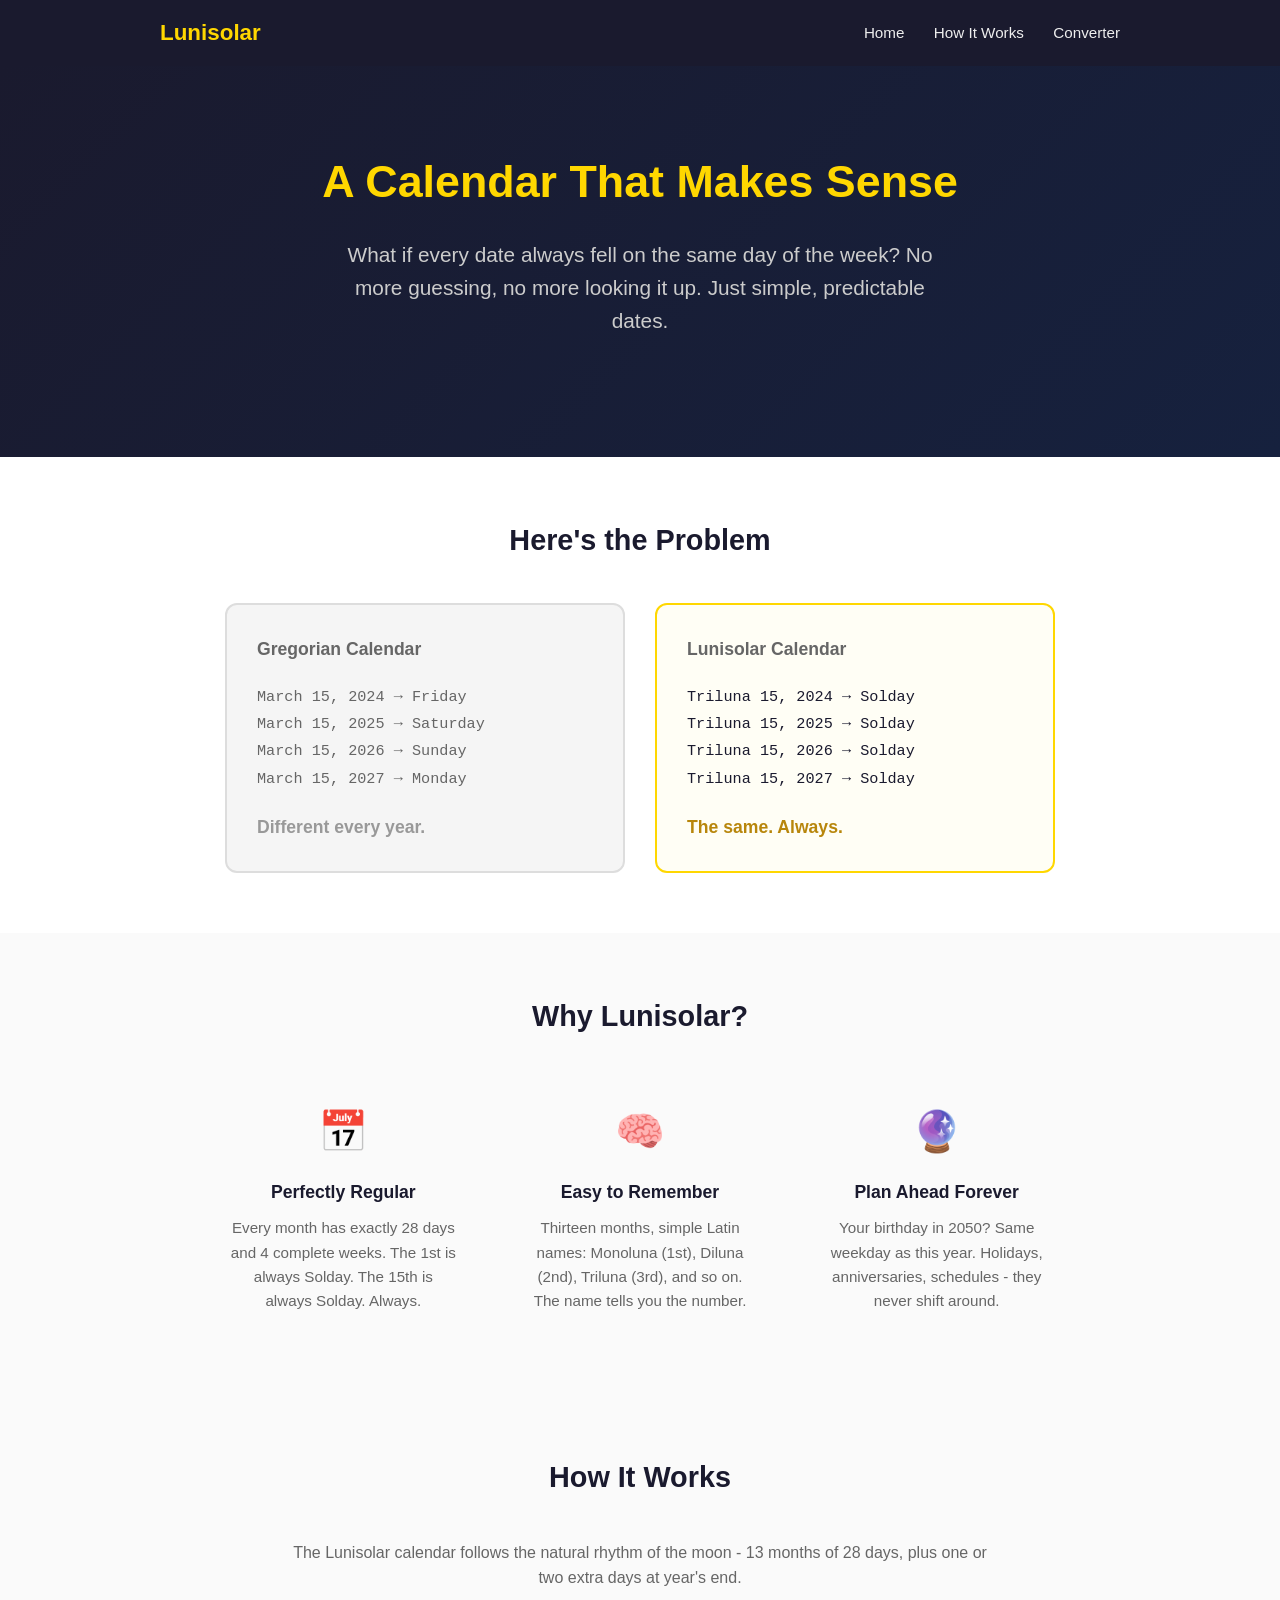
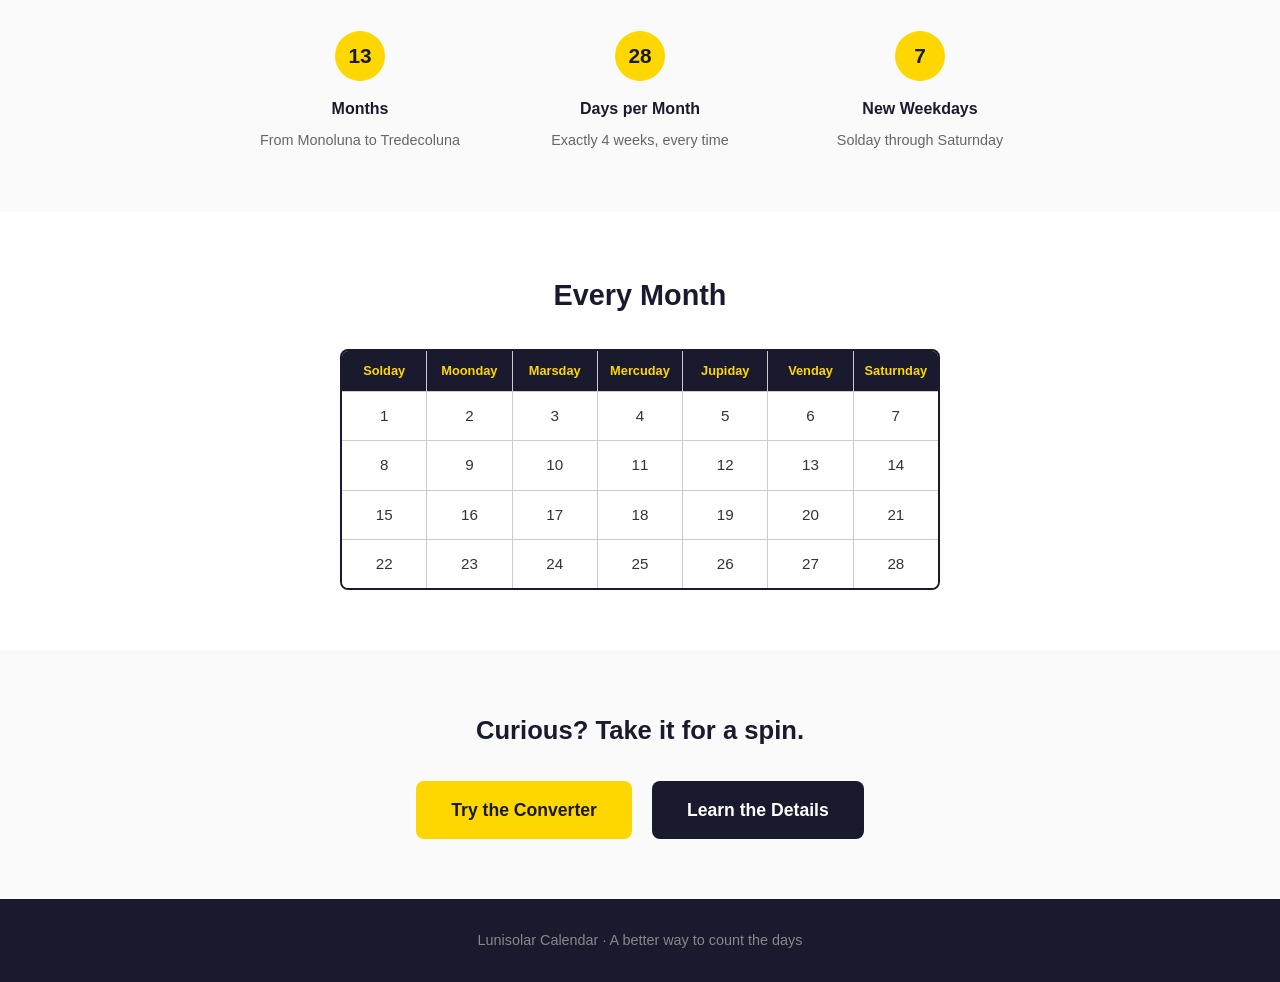
<file: index.html>
<!DOCTYPE html>
<html lang="en">
<head>
    <meta charset="UTF-8">
    <meta name="viewport" content="width=device-width, initial-scale=1.0">
    <title>Lunisolar Calendar - A Perfect 13-Month Calendar</title>
    <link rel="stylesheet" href="common.css">
    <link rel="stylesheet" href="light.css">
</head>
<body>
    <nav>
        <div class="container">
            <div class="logo">Lunisolar</div>
            <div class="links">
                <a href="index.html">Home</a>
                <a href="details.html">How It Works</a>
                <a href="convert.html">Converter</a>
            </div>
        </div>
    </nav>

    <section class="hero">
        <div class="container">
            <h1>A Calendar That Makes Sense</h1>
            <p class="tagline">What if every date always fell on the same day of the week? No more guessing, no more looking it up. Just simple, predictable dates.</p>
        </div>
    </section>

    <section class="aha-section">
        <div class="container">
            <h2>Here's the Problem</h2>
            <div class="comparison">
                <div class="comparison-box gregorian">
                    <h3>Gregorian Calendar</h3>
                    <div class="dates">
                        March 15, 2024 &rarr; Friday<br>
                        March 15, 2025 &rarr; Saturday<br>
                        March 15, 2026 &rarr; Sunday<br>
                        March 15, 2027 &rarr; Monday
                    </div>
                    <div class="punchline">Different every year.</div>
                </div>
                <div class="comparison-box lunisolar">
                    <h3>Lunisolar Calendar</h3>
                    <div class="dates">
                        Triluna 15, 2024 &rarr; Solday<br>
                        Triluna 15, 2025 &rarr; Solday<br>
                        Triluna 15, 2026 &rarr; Solday<br>
                        Triluna 15, 2027 &rarr; Solday
                    </div>
                    <div class="punchline">The same. Always.</div>
                </div>
            </div>
        </div>
    </section>

    <section class="benefits-section">
        <div class="container">
            <h2>Why Lunisolar?</h2>
            <div class="benefits">
                <div class="benefit">
                    <div class="icon">📅</div>
                    <h3>Perfectly Regular</h3>
                    <p>Every month has exactly 28 days and 4 complete weeks. The 1st is always Solday. The 15th is always Solday. Always.</p>
                </div>
                <div class="benefit">
                    <div class="icon">🧠</div>
                    <h3>Easy to Remember</h3>
                    <p>Thirteen months, simple Latin names: Monoluna (1st), Diluna (2nd), Triluna (3rd), and so on. The name tells you the number.</p>
                </div>
                <div class="benefit">
                    <div class="icon">🔮</div>
                    <h3>Plan Ahead Forever</h3>
                    <p>Your birthday in 2050? Same weekday as this year. Holidays, anniversaries, schedules - they never shift around.</p>
                </div>
            </div>
        </div>
    </section>

    <section class="how-section">
        <div class="container">
            <h2>How It Works</h2>
            <p class="intro">The Lunisolar calendar follows the natural rhythm of the moon - 13 months of 28 days, plus one or two extra days at year's end.</p>
            <div class="how-grid">
                <div class="how-item">
                    <div class="number">13</div>
                    <h3>Months</h3>
                    <p>From Monoluna to Tredecoluna</p>
                </div>
                <div class="how-item">
                    <div class="number">28</div>
                    <h3>Days per Month</h3>
                    <p>Exactly 4 weeks, every time</p>
                </div>
                <div class="how-item">
                    <div class="number">7</div>
                    <h3>New Weekdays</h3>
                    <p>Solday through Saturnday</p>
                </div>
            </div>
        </div>
    </section>

    <section class="calendar-section">
        <div class="container">
            <h2>Every Month</h2>
            <div class="calendar-grid">
                <div class="header"><span class="full">Solday</span><span class="abbr">Sol</span></div>
                <div class="header"><span class="full">Moonday</span><span class="abbr">Moo</span></div>
                <div class="header"><span class="full">Marsday</span><span class="abbr">Mar</span></div>
                <div class="header"><span class="full">Mercuday</span><span class="abbr">Mer</span></div>
                <div class="header"><span class="full">Jupiday</span><span class="abbr">Jup</span></div>
                <div class="header"><span class="full">Venday</span><span class="abbr">Ven</span></div>
                <div class="header"><span class="full">Saturnday</span><span class="abbr">Sat</span></div>
                <div class="day">1</div>
                <div class="day">2</div>
                <div class="day">3</div>
                <div class="day">4</div>
                <div class="day">5</div>
                <div class="day">6</div>
                <div class="day">7</div>
                <div class="day">8</div>
                <div class="day">9</div>
                <div class="day">10</div>
                <div class="day">11</div>
                <div class="day">12</div>
                <div class="day">13</div>
                <div class="day">14</div>
                <div class="day">15</div>
                <div class="day">16</div>
                <div class="day">17</div>
                <div class="day">18</div>
                <div class="day">19</div>
                <div class="day">20</div>
                <div class="day">21</div>
                <div class="day">22</div>
                <div class="day">23</div>
                <div class="day">24</div>
                <div class="day">25</div>
                <div class="day">26</div>
                <div class="day">27</div>
                <div class="day">28</div>
            </div>
        </div>
    </section>

    <section class="cta-section">
        <div class="container">
            <h2>Curious? Take it for a spin.</h2>
            <div class="cta-buttons">
                <a href="convert.html" class="btn btn-primary">Try the Converter</a>
                <a href="details.html" class="btn btn-secondary">Learn the Details</a>
            </div>
        </div>
    </section>

    <footer>
        <div class="container">
            <p>Lunisolar Calendar &middot; A better way to count the days</p>
        </div>
    </footer>
</body>
</html>
</file>
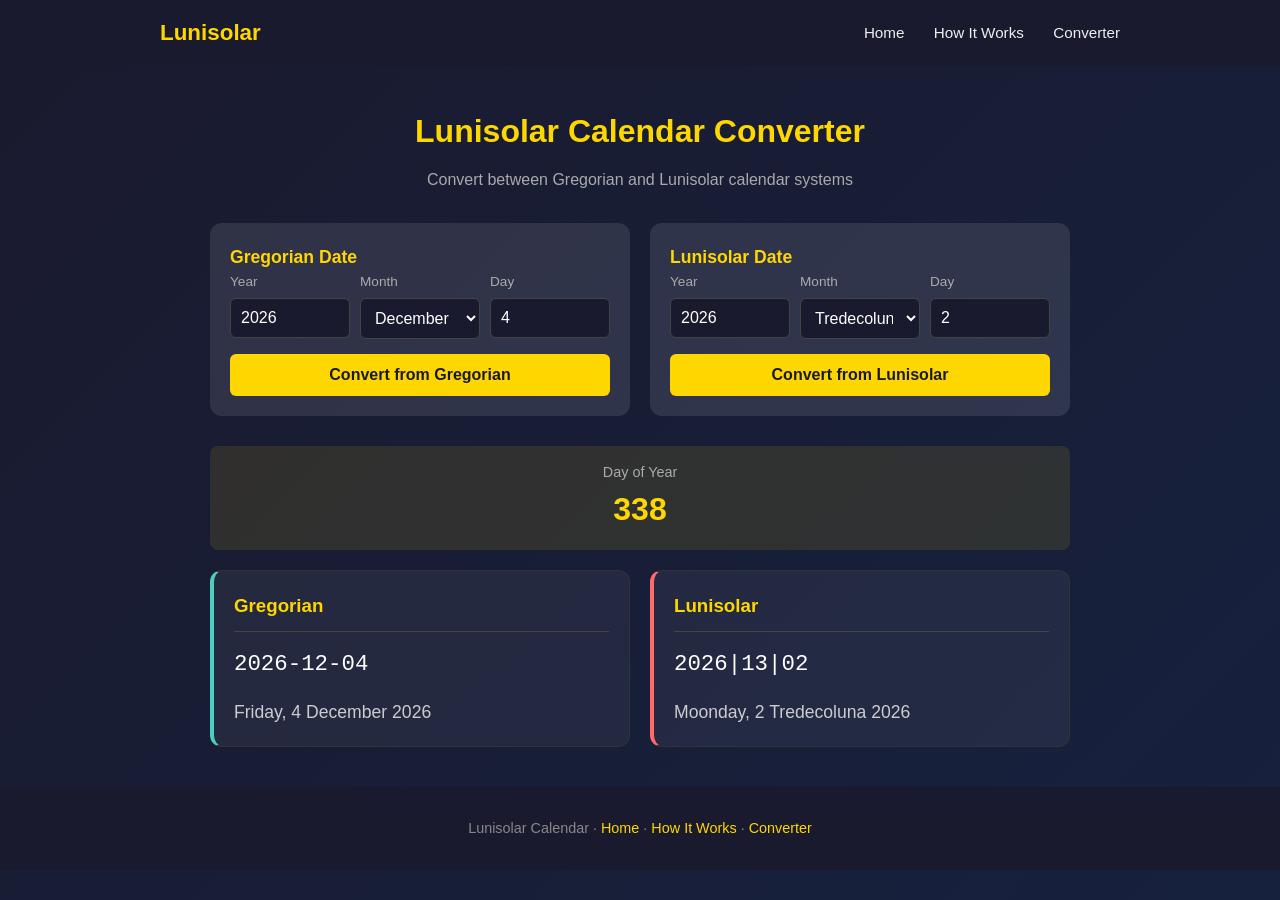
<file: convert.html>
<!DOCTYPE html>
<html lang="en">
<head>
    <meta charset="UTF-8">
    <meta name="viewport" content="width=device-width, initial-scale=1.0">
    <title>Lunisolar Calendar Converter</title>
    <link rel="stylesheet" href="common.css">
    <link rel="stylesheet" href="dark.css">
</head>
<body>
    <nav>
        <div class="container">
            <div class="logo">Lunisolar</div>
            <div class="links">
                <a href="index.html">Home</a>
                <a href="details.html">How It Works</a>
                <a href="convert.html">Converter</a>
            </div>
        </div>
    </nav>

    <div class="container" style="padding-top: 40px; padding-bottom: 40px;">
        <h1>Lunisolar Calendar Converter</h1>
        <p class="subtitle">Convert between Gregorian and Lunisolar calendar systems</p>

        <div class="input-section">
            <div class="input-card">
                <h2>Gregorian Date</h2>
                <div class="input-row">
                    <div class="input-group">
                        <label>Year</label>
                        <input type="number" id="g-year" value="2026" min="1" max="9999">
                    </div>
                    <div class="input-group">
                        <label>Month</label>
                        <select id="g-month">
                            <option value="1">January</option>
                            <option value="2">February</option>
                            <option value="3">March</option>
                            <option value="4">April</option>
                            <option value="5">May</option>
                            <option value="6">June</option>
                            <option value="7">July</option>
                            <option value="8">August</option>
                            <option value="9">September</option>
                            <option value="10">October</option>
                            <option value="11">November</option>
                            <option value="12">December</option>
                        </select>
                    </div>
                    <div class="input-group">
                        <label>Day</label>
                        <input type="number" id="g-day" value="1" min="1" max="31">
                    </div>
                </div>
                <button onclick="convertFromGregorian()">Convert from Gregorian</button>
            </div>

            <div class="input-card">
                <h2>Lunisolar Date</h2>
                <div class="input-row">
                    <div class="input-group">
                        <label>Year</label>
                        <input type="number" id="l-year" value="2026" min="1" max="9999">
                    </div>
                    <div class="input-group">
                        <label>Month</label>
                        <select id="l-month">
                            <option value="1">Monoluna</option>
                            <option value="2">Diluna</option>
                            <option value="3">Triluna</option>
                            <option value="4">Quadriluna</option>
                            <option value="5">Quintiluna</option>
                            <option value="6">Sextiluna</option>
                            <option value="7">Septiluna</option>
                            <option value="8">Octoluna</option>
                            <option value="9">Noviluna</option>
                            <option value="10">Deciluna</option>
                            <option value="11">Ondecoluna</option>
                            <option value="12">Dodecoluna</option>
                            <option value="13">Tredecoluna</option>
                        </select>
                    </div>
                    <div class="input-group">
                        <label>Day</label>
                        <input type="number" id="l-day" value="1" min="1" max="30">
                    </div>
                </div>
                <button onclick="convertFromLunisolar()">Convert from Lunisolar</button>
            </div>
        </div>

        <div id="error" class="error hidden"></div>

        <div class="day-of-year">
            <div class="label">Day of Year</div>
            <div class="number" id="day-of-year">&mdash;</div>
        </div>

        <div class="results">
            <div class="result-card gregorian">
                <h3>Gregorian</h3>
                <div class="date-numeric" id="gregorian-numeric">&mdash;</div>
                <div class="date-full" id="gregorian-full">&mdash;</div>
            </div>
            <div class="result-card lunisolar">
                <h3>Lunisolar</h3>
                <div class="date-numeric" id="lunisolar-numeric">&mdash;</div>
                <div class="date-full" id="lunisolar-full">&mdash;</div>
            </div>
        </div>
    </div>

    <footer>
        <div class="container">
            <p>Lunisolar Calendar &middot; <a href="index.html">Home</a> &middot; <a href="details.html">How It Works</a> &middot; <a href="convert.html">Converter</a></p>
        </div>
    </footer>

    <script>
        const monthNames = [
            "Monoluna", "Diluna", "Triluna", "Quadriluna", "Quintiluna", "Sextiluna",
            "Septiluna", "Octoluna", "Noviluna", "Deciluna", "Ondecoluna", "Dodecoluna",
            "Tredecoluna"
        ];

        const weekdayNames = ["Solday", "Moonday", "Marsday", "Mercuday", "Jupiday", "Venday", "Saturnday"];

        const gregorianMonths = [
            "January", "February", "March", "April", "May", "June",
            "July", "August", "September", "October", "November", "December"
        ];

        const gregorianWeekdays = ["Sunday", "Monday", "Tuesday", "Wednesday", "Thursday", "Friday", "Saturday"];

        function isLeapYear(year) {
            return year % 4 === 0 && (year % 100 !== 0 || year % 400 === 0);
        }

        function daysInGregorianMonth(year, month) {
            const days = [31, 28, 31, 30, 31, 30, 31, 31, 30, 31, 30, 31];
            if (month === 2 && isLeapYear(year)) return 29;
            return days[month - 1];
        }

        function gregorianToDayOfYear(year, month, day) {
            const days = [0, 31, 59, 90, 120, 151, 181, 212, 243, 273, 304, 334];
            let doy = days[month - 1] + day;
            if (month > 2 && isLeapYear(year)) doy++;
            return doy;
        }

        function dayOfYearToGregorian(year, dayOfYear) {
            const days = [31, 28, 31, 30, 31, 30, 31, 31, 30, 31, 30, 31];
            if (isLeapYear(year)) days[1] = 29;

            let remaining = dayOfYear;
            let month = 0;
            while (remaining > days[month]) {
                remaining -= days[month];
                month++;
            }
            return { month: month + 1, day: remaining };
        }

        function dayOfYearToLunisolar(dayOfYear) {
            if (dayOfYear <= 336) {
                return {
                    month: Math.floor((dayOfYear - 1) / 28) + 1,
                    day: ((dayOfYear - 1) % 28) + 1
                };
            } else {
                return { month: 13, day: dayOfYear - 336 };
            }
        }

        function lunisolarToDayOfYear(month, day) {
            return (month - 1) * 28 + day;
        }

        function lunisolarWeekday(day) {
            if (day > 28) return "Extraday";
            return weekdayNames[(day - 1) % 7];
        }

        function gregorianWeekday(year, month, day) {
            const date = new Date(year, month - 1, day);
            return gregorianWeekdays[date.getDay()];
        }

        function pad2(n) {
            return n.toString().padStart(2, '0');
        }

        function showError(msg) {
            const el = document.getElementById('error');
            el.textContent = msg;
            el.classList.remove('hidden');
        }

        function hideError() {
            document.getElementById('error').classList.add('hidden');
        }

        function displayResults(year, dayOfYear, gMonth, gDay, lMonth, lDay) {
            document.getElementById('day-of-year').textContent = dayOfYear;

            document.getElementById('gregorian-numeric').textContent =
                `${year}-${pad2(gMonth)}-${pad2(gDay)}`;
            document.getElementById('gregorian-full').textContent =
                `${gregorianWeekday(year, gMonth, gDay)}, ${gDay} ${gregorianMonths[gMonth-1]} ${year}`;

            document.getElementById('lunisolar-numeric').textContent =
                `${year}|${pad2(lMonth)}|${pad2(lDay)}`;
            document.getElementById('lunisolar-full').textContent =
                `${lunisolarWeekday(lDay)}, ${lDay} ${monthNames[lMonth-1]} ${year}`;

            // Update both input sections
            document.getElementById('g-year').value = year;
            document.getElementById('g-month').value = gMonth;
            document.getElementById('g-day').value = gDay;

            document.getElementById('l-year').value = year;
            document.getElementById('l-month').value = lMonth;
            document.getElementById('l-day').value = lDay;
        }

        function convertFromGregorian() {
            hideError();

            const year = parseInt(document.getElementById('g-year').value);
            const month = parseInt(document.getElementById('g-month').value);
            const day = parseInt(document.getElementById('g-day').value);

            // Validate
            const maxDay = daysInGregorianMonth(year, month);
            if (day < 1 || day > maxDay) {
                showError(`Invalid day ${day} for ${gregorianMonths[month-1]}. Must be 1-${maxDay}.`);
                return;
            }

            const dayOfYear = gregorianToDayOfYear(year, month, day);
            const luni = dayOfYearToLunisolar(dayOfYear);

            displayResults(year, dayOfYear, month, day, luni.month, luni.day);
        }

        function convertFromLunisolar() {
            hideError();

            const year = parseInt(document.getElementById('l-year').value);
            const month = parseInt(document.getElementById('l-month').value);
            const day = parseInt(document.getElementById('l-day').value);

            // Validate
            let maxDay = 28;
            if (month === 13) {
                maxDay = isLeapYear(year) ? 30 : 29;
            }
            if (day < 1 || day > maxDay) {
                showError(`Invalid day ${day} for ${monthNames[month-1]}. Must be 1-${maxDay}.`);
                return;
            }

            const dayOfYear = lunisolarToDayOfYear(month, day);
            const greg = dayOfYearToGregorian(year, dayOfYear);

            displayResults(year, dayOfYear, greg.month, greg.day, month, day);
        }

        // Initialize with today's date
        window.onload = function() {
            const today = new Date();
            document.getElementById('g-year').value = today.getFullYear();
            document.getElementById('g-month').value = today.getMonth() + 1;
            document.getElementById('g-day').value = today.getDate();
            document.getElementById('l-year').value = today.getFullYear();
            convertFromGregorian();
        };
    </script>
</body>
</html>
</file>
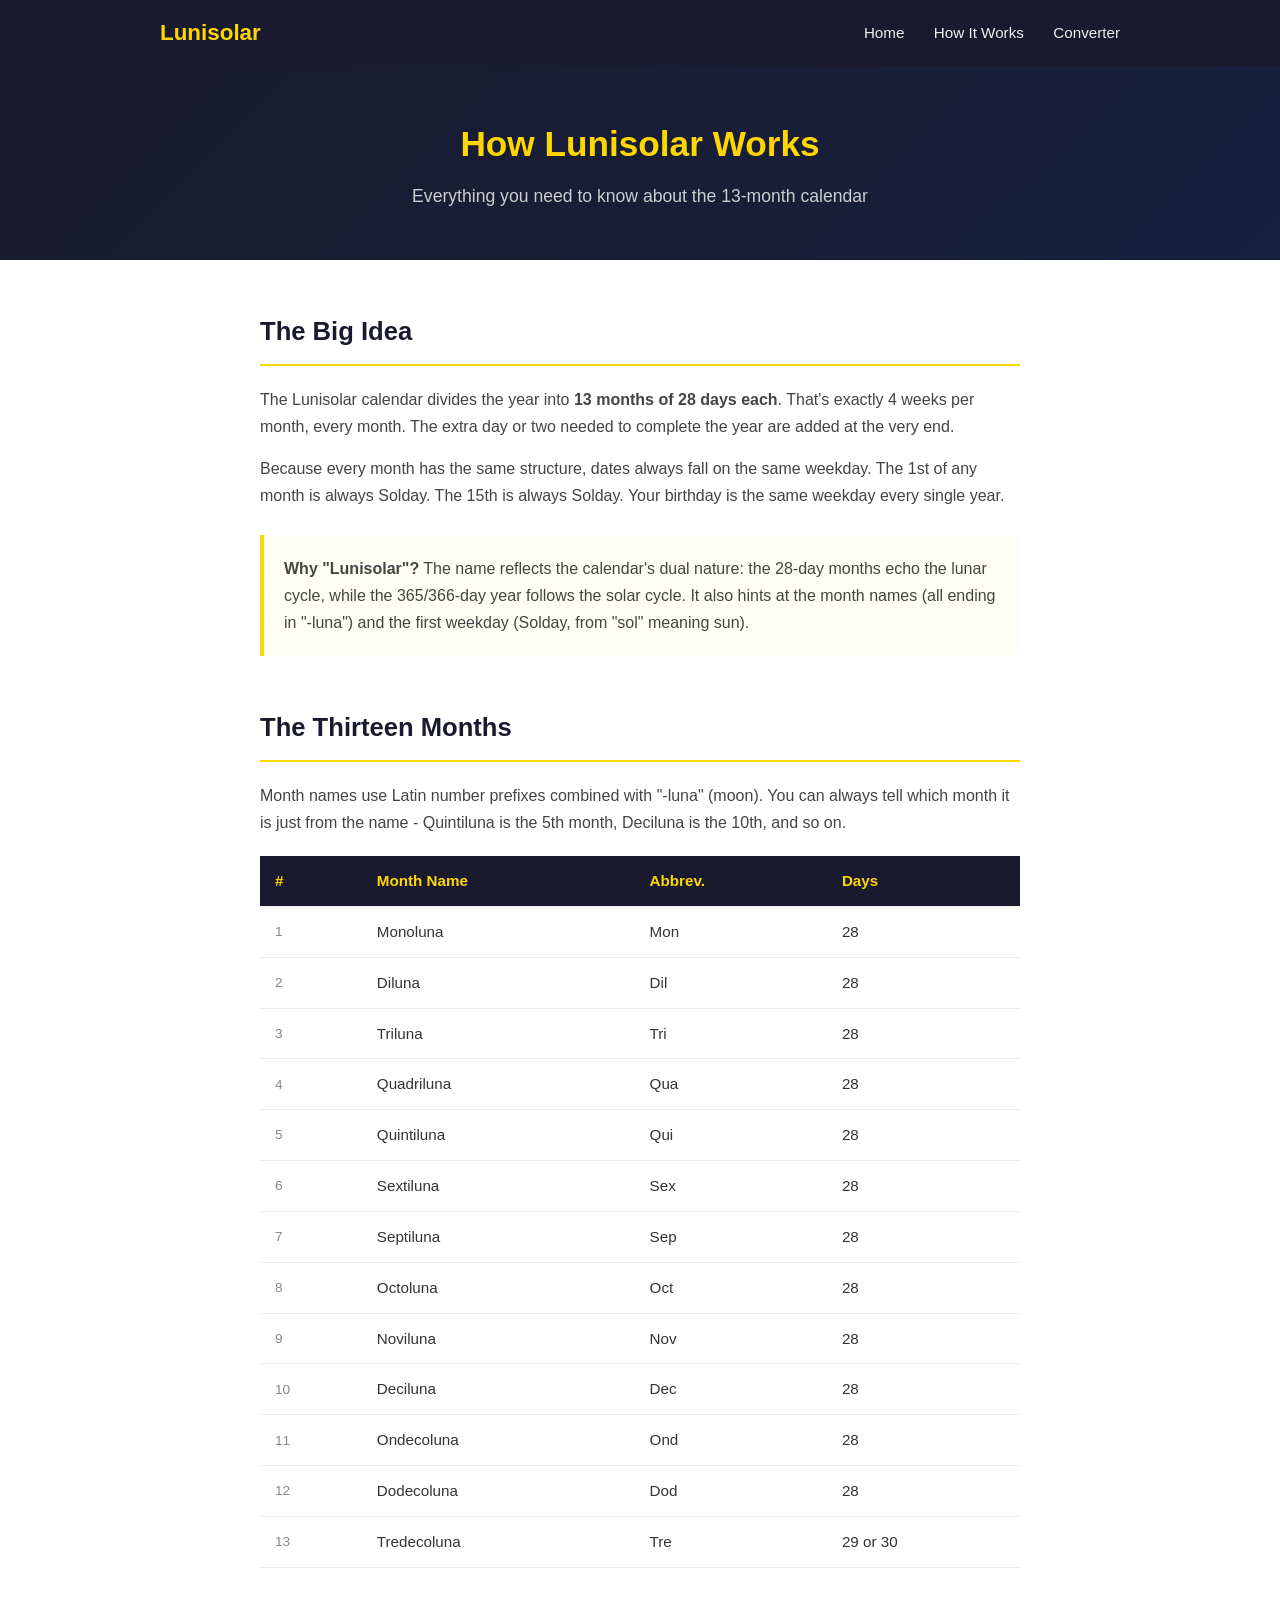
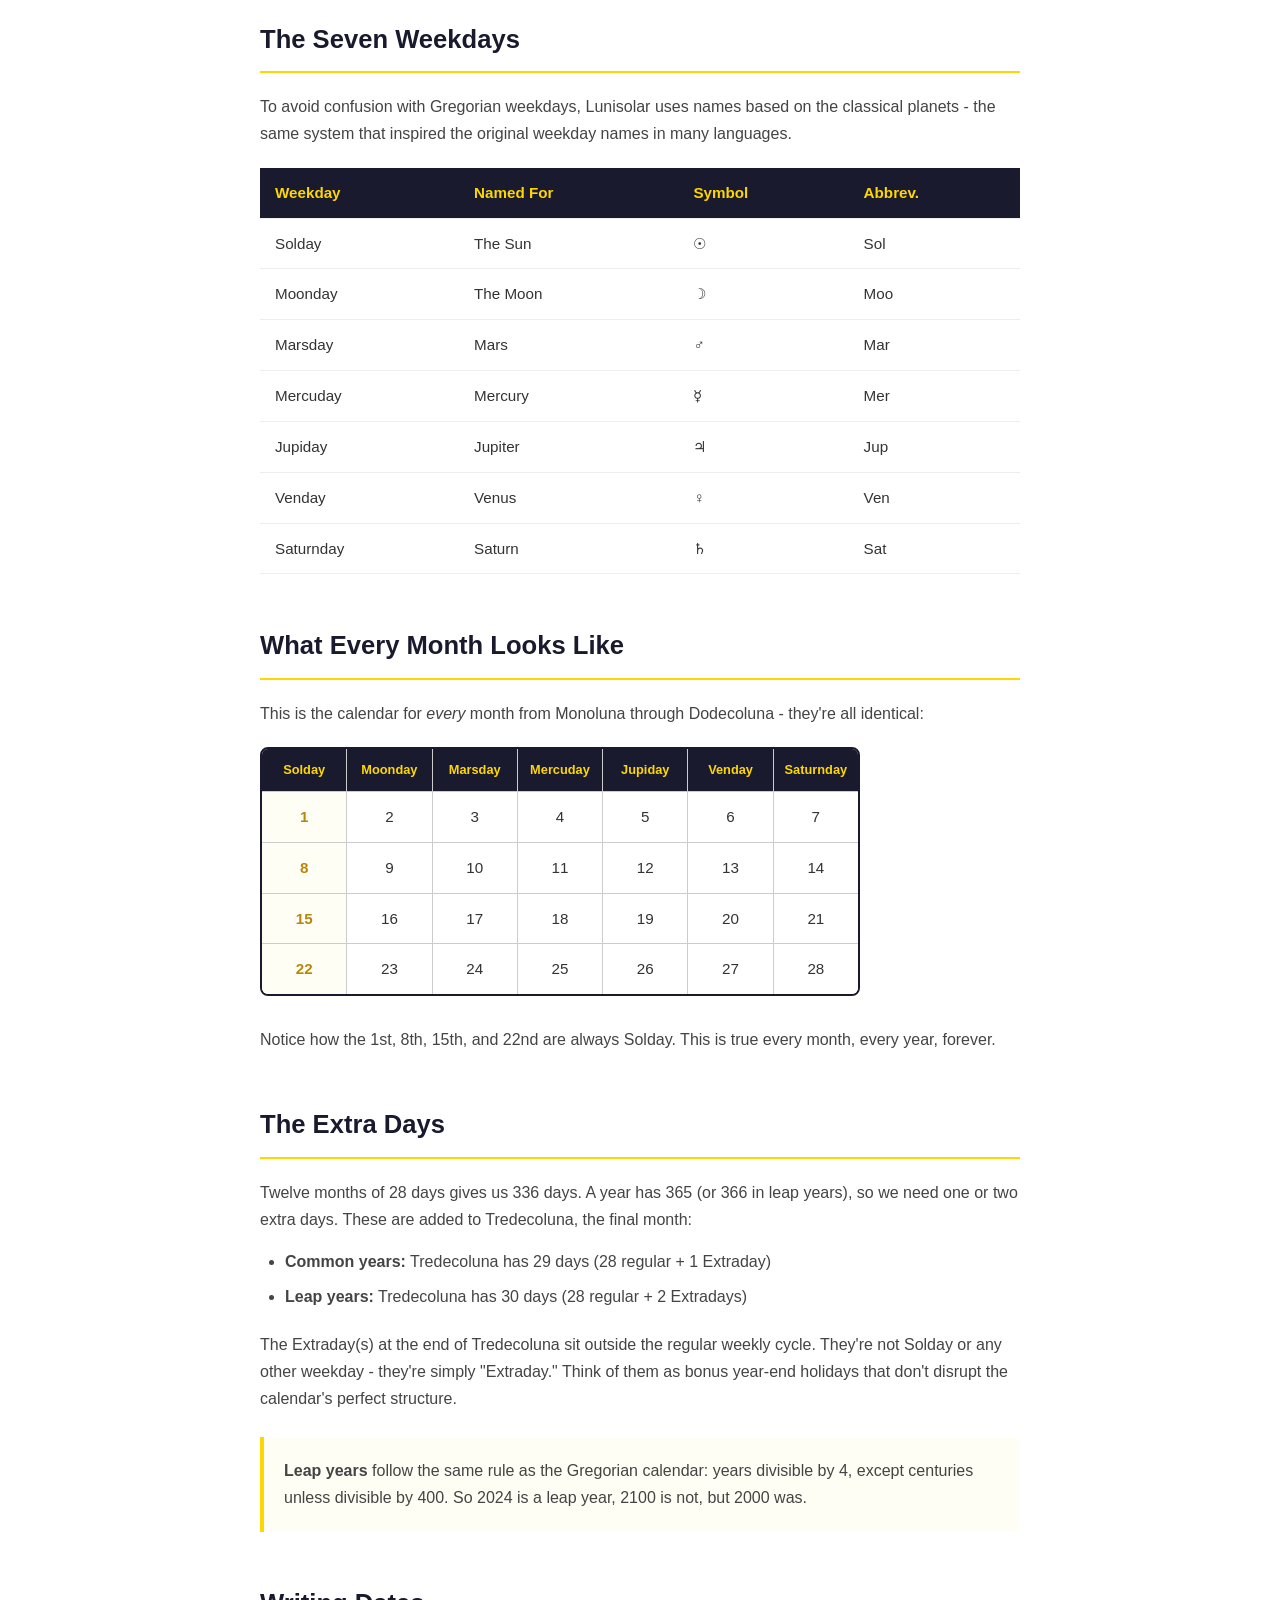
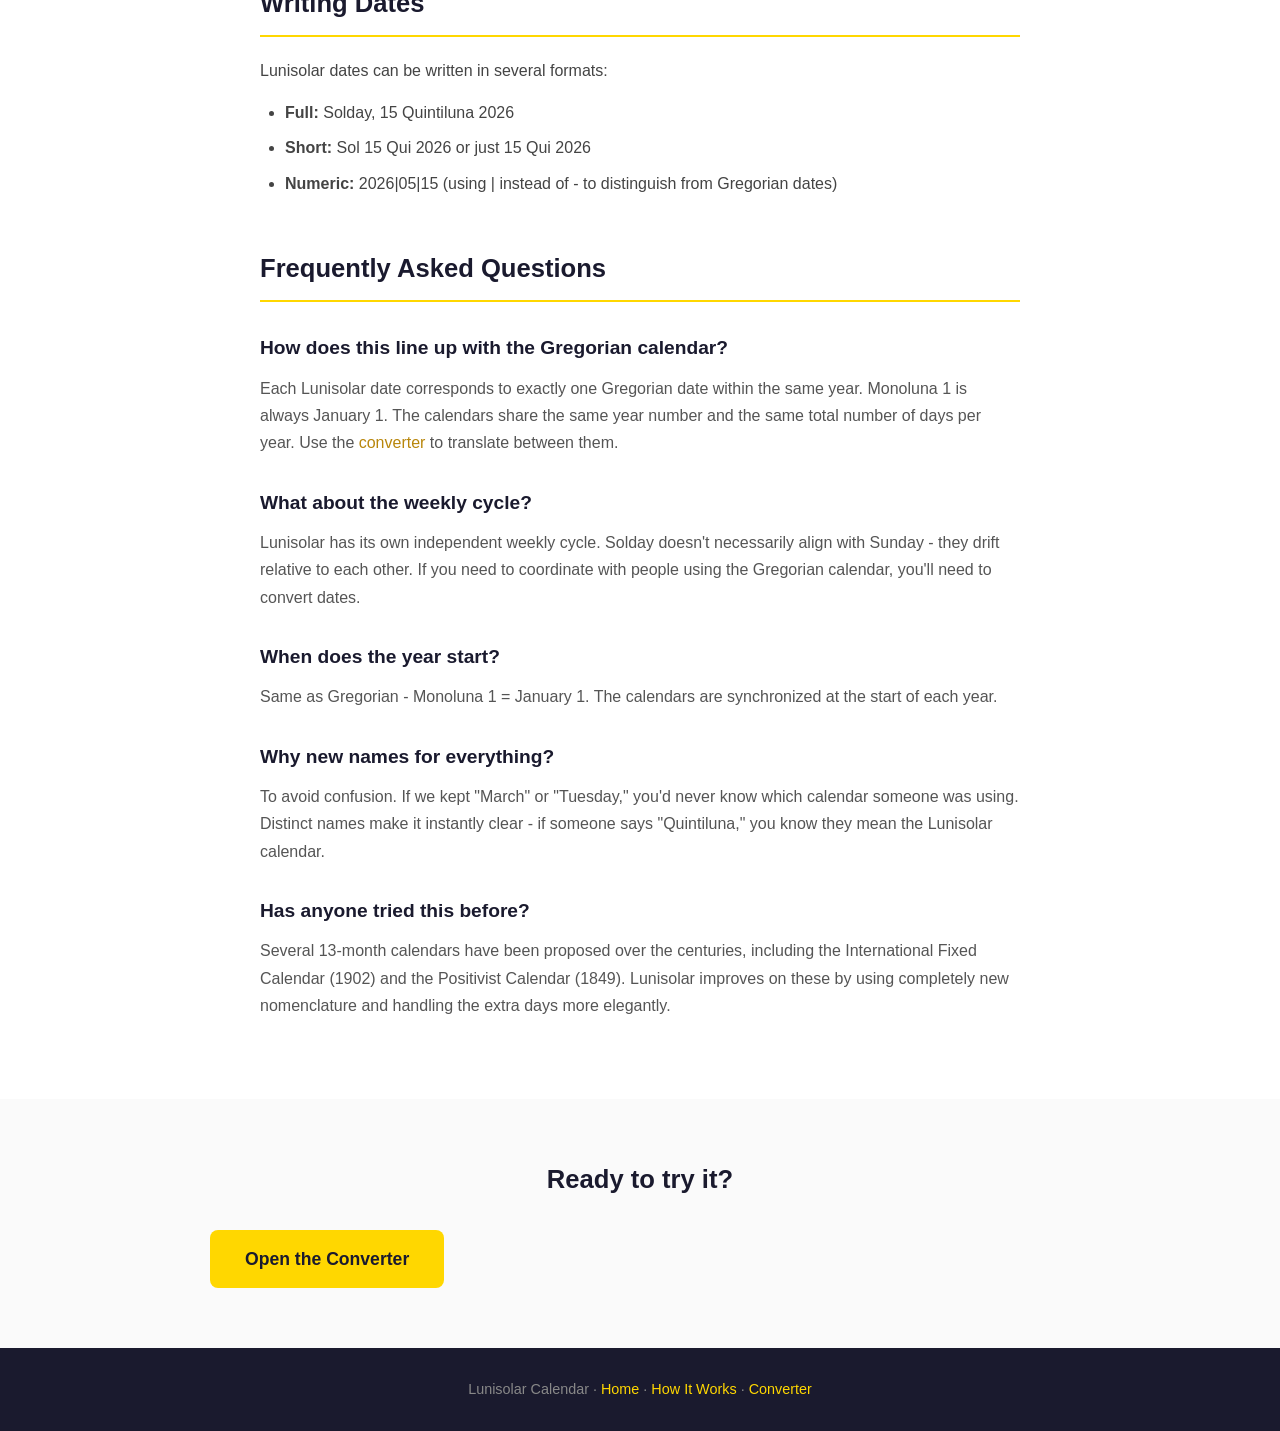
<file: details.html>
<!DOCTYPE html>
<html lang="en">
<head>
    <meta charset="UTF-8">
    <meta name="viewport" content="width=device-width, initial-scale=1.0">
    <title>How Lunisolar Works - The Complete Guide</title>
    <link rel="stylesheet" href="common.css">
    <link rel="stylesheet" href="light.css">
</head>
<body>
    <nav>
        <div class="container">
            <div class="logo">Lunisolar</div>
            <div class="links">
                <a href="index.html">Home</a>
                <a href="details.html">How It Works</a>
                <a href="convert.html">Converter</a>
            </div>
        </div>
    </nav>

    <header class="page-header">
        <div class="container">
            <h1>How Lunisolar Works</h1>
            <p>Everything you need to know about the 13-month calendar</p>
        </div>
    </header>

    <main>
        <div class="container">
            <h2>The Big Idea</h2>
            <p>The Lunisolar calendar divides the year into <strong>13 months of 28 days each</strong>. That's exactly 4 weeks per month, every month. The extra day or two needed to complete the year are added at the very end.</p>
            <p>Because every month has the same structure, dates always fall on the same weekday. The 1st of any month is always Solday. The 15th is always Solday. Your birthday is the same weekday every single year.</p>

            <div class="info-box">
                <p><strong>Why "Lunisolar"?</strong> The name reflects the calendar's dual nature: the 28-day months echo the lunar cycle, while the 365/366-day year follows the solar cycle. It also hints at the month names (all ending in "-luna") and the first weekday (Solday, from "sol" meaning sun).</p>
            </div>

            <h2>The Thirteen Months</h2>
            <p>Month names use Latin number prefixes combined with "-luna" (moon). You can always tell which month it is just from the name - Quintiluna is the 5th month, Deciluna is the 10th, and so on.</p>

            <table>
                <thead>
                    <tr>
                        <th>#</th>
                        <th>Month Name</th>
                        <th>Abbrev.</th>
                        <th>Days</th>
                    </tr>
                </thead>
                <tbody>
                    <tr><td class="month-number">1</td><td>Monoluna</td><td>Mon</td><td>28</td></tr>
                    <tr><td class="month-number">2</td><td>Diluna</td><td>Dil</td><td>28</td></tr>
                    <tr><td class="month-number">3</td><td>Triluna</td><td>Tri</td><td>28</td></tr>
                    <tr><td class="month-number">4</td><td>Quadriluna</td><td>Qua</td><td>28</td></tr>
                    <tr><td class="month-number">5</td><td>Quintiluna</td><td>Qui</td><td>28</td></tr>
                    <tr><td class="month-number">6</td><td>Sextiluna</td><td>Sex</td><td>28</td></tr>
                    <tr><td class="month-number">7</td><td>Septiluna</td><td>Sep</td><td>28</td></tr>
                    <tr><td class="month-number">8</td><td>Octoluna</td><td>Oct</td><td>28</td></tr>
                    <tr><td class="month-number">9</td><td>Noviluna</td><td>Nov</td><td>28</td></tr>
                    <tr><td class="month-number">10</td><td>Deciluna</td><td>Dec</td><td>28</td></tr>
                    <tr><td class="month-number">11</td><td>Ondecoluna</td><td>Ond</td><td>28</td></tr>
                    <tr><td class="month-number">12</td><td>Dodecoluna</td><td>Dod</td><td>28</td></tr>
                    <tr><td class="month-number">13</td><td>Tredecoluna</td><td>Tre</td><td>29 or 30</td></tr>
                </tbody>
            </table>

            <h2>The Seven Weekdays</h2>
            <p>To avoid confusion with Gregorian weekdays, Lunisolar uses names based on the classical planets - the same system that inspired the original weekday names in many languages.</p>

            <table>
                <thead>
                    <tr>
                        <th>Weekday</th>
                        <th>Named For</th>
                        <th>Symbol</th>
                        <th>Abbrev.</th>
                    </tr>
                </thead>
                <tbody>
                    <tr><td>Solday</td><td>The Sun</td><td>☉</td><td>Sol</td></tr>
                    <tr><td>Moonday</td><td>The Moon</td><td>☽</td><td>Moo</td></tr>
                    <tr><td>Marsday</td><td>Mars</td><td>♂</td><td>Mar</td></tr>
                    <tr><td>Mercuday</td><td>Mercury</td><td>☿</td><td>Mer</td></tr>
                    <tr><td>Jupiday</td><td>Jupiter</td><td>♃</td><td>Jup</td></tr>
                    <tr><td>Venday</td><td>Venus</td><td>♀</td><td>Ven</td></tr>
                    <tr><td>Saturnday</td><td>Saturn</td><td>♄</td><td>Sat</td></tr>
                </tbody>
            </table>

            <h2>What Every Month Looks Like</h2>
            <p>This is the calendar for <em>every</em> month from Monoluna through Dodecoluna - they're all identical:</p>

            <div class="calendar-grid">
                <div class="header"><span class="full">Solday</span><span class="abbr">Sol</span></div>
                <div class="header"><span class="full">Moonday</span><span class="abbr">Moo</span></div>
                <div class="header"><span class="full">Marsday</span><span class="abbr">Mar</span></div>
                <div class="header"><span class="full">Mercuday</span><span class="abbr">Mer</span></div>
                <div class="header"><span class="full">Jupiday</span><span class="abbr">Jup</span></div>
                <div class="header"><span class="full">Venday</span><span class="abbr">Ven</span></div>
                <div class="header"><span class="full">Saturnday</span><span class="abbr">Sat</span></div>
                <div class="day highlight">1</div>
                <div class="day">2</div>
                <div class="day">3</div>
                <div class="day">4</div>
                <div class="day">5</div>
                <div class="day">6</div>
                <div class="day">7</div>
                <div class="day highlight">8</div>
                <div class="day">9</div>
                <div class="day">10</div>
                <div class="day">11</div>
                <div class="day">12</div>
                <div class="day">13</div>
                <div class="day">14</div>
                <div class="day highlight">15</div>
                <div class="day">16</div>
                <div class="day">17</div>
                <div class="day">18</div>
                <div class="day">19</div>
                <div class="day">20</div>
                <div class="day">21</div>
                <div class="day highlight">22</div>
                <div class="day">23</div>
                <div class="day">24</div>
                <div class="day">25</div>
                <div class="day">26</div>
                <div class="day">27</div>
                <div class="day">28</div>
            </div>

            <p>Notice how the 1st, 8th, 15th, and 22nd are always Solday. This is true every month, every year, forever.</p>

            <h2>The Extra Days</h2>
            <p>Twelve months of 28 days gives us 336 days. A year has 365 (or 366 in leap years), so we need one or two extra days. These are added to Tredecoluna, the final month:</p>

            <ul>
                <li><strong>Common years:</strong> Tredecoluna has 29 days (28 regular + 1 Extraday)</li>
                <li><strong>Leap years:</strong> Tredecoluna has 30 days (28 regular + 2 Extradays)</li>
            </ul>

            <p>The Extraday(s) at the end of Tredecoluna sit outside the regular weekly cycle. They're not Solday or any other weekday - they're simply "Extraday." Think of them as bonus year-end holidays that don't disrupt the calendar's perfect structure.</p>

            <div class="info-box">
                <p><strong>Leap years</strong> follow the same rule as the Gregorian calendar: years divisible by 4, except centuries unless divisible by 400. So 2024 is a leap year, 2100 is not, but 2000 was.</p>
            </div>

            <h2>Writing Dates</h2>
            <p>Lunisolar dates can be written in several formats:</p>

            <ul>
                <li><strong>Full:</strong> Solday, 15 Quintiluna 2026</li>
                <li><strong>Short:</strong> Sol 15 Qui 2026 or just 15 Qui 2026</li>
                <li><strong>Numeric:</strong> 2026|05|15 (using | instead of - to distinguish from Gregorian dates)</li>
            </ul>

            <h2>Frequently Asked Questions</h2>

            <div class="faq-item">
                <h3>How does this line up with the Gregorian calendar?</h3>
                <p>Each Lunisolar date corresponds to exactly one Gregorian date within the same year. Monoluna 1 is always January 1. The calendars share the same year number and the same total number of days per year. Use the <a href="convert.html">converter</a> to translate between them.</p>
            </div>

            <div class="faq-item">
                <h3>What about the weekly cycle?</h3>
                <p>Lunisolar has its own independent weekly cycle. Solday doesn't necessarily align with Sunday - they drift relative to each other. If you need to coordinate with people using the Gregorian calendar, you'll need to convert dates.</p>
            </div>

            <div class="faq-item">
                <h3>When does the year start?</h3>
                <p>Same as Gregorian - Monoluna 1 = January 1. The calendars are synchronized at the start of each year.</p>
            </div>

            <div class="faq-item">
                <h3>Why new names for everything?</h3>
                <p>To avoid confusion. If we kept "March" or "Tuesday," you'd never know which calendar someone was using. Distinct names make it instantly clear - if someone says "Quintiluna," you know they mean the Lunisolar calendar.</p>
            </div>

            <div class="faq-item">
                <h3>Has anyone tried this before?</h3>
                <p>Several 13-month calendars have been proposed over the centuries, including the International Fixed Calendar (1902) and the Positivist Calendar (1849). Lunisolar improves on these by using completely new nomenclature and handling the extra days more elegantly.</p>
            </div>
        </div>
    </main>

    <section class="cta-section">
        <div class="container">
            <h2>Ready to try it?</h2>
            <a href="convert.html" class="btn btn-primary">Open the Converter</a>
        </div>
    </section>

    <footer>
        <div class="container">
            <p>Lunisolar Calendar &middot; <a href="index.html">Home</a> &middot; <a href="details.html">How It Works</a> &middot; <a href="convert.html">Converter</a></p>
        </div>
    </footer>
</body>
</html>
</file>
<file: common.css>
/* Common styles shared across all Lunisolar pages */

* {
    box-sizing: border-box;
    margin: 0;
    padding: 0;
}

body {
    font-family: 'Segoe UI', Tahoma, Geneva, Verdana, sans-serif;
    line-height: 1.6;
}

a {
    text-decoration: none;
}

a:hover {
    text-decoration: underline;
}

/* Navigation */
nav {
    background: #1a1a2e;
    padding: 15px 20px;
}

nav .container {
    max-width: 1000px;
    margin: 0 auto;
    display: flex;
    justify-content: space-between;
    align-items: center;
}

nav .logo {
    color: #ffd700;
    font-size: 1.4em;
    font-weight: bold;
}

nav .links a {
    color: #eee;
    margin-left: 25px;
    font-size: 0.95em;
}

nav .links a:hover {
    color: #ffd700;
    text-decoration: none;
}

/* Container */
.container {
    max-width: 900px;
    margin: 0 auto;
    padding: 0 20px;
}

/* Buttons */
.btn {
    display: inline-block;
    padding: 15px 35px;
    border-radius: 8px;
    font-size: 1.1em;
    font-weight: bold;
    text-decoration: none;
    transition: transform 0.2s, box-shadow 0.2s;
}

.btn:hover {
    transform: translateY(-2px);
    box-shadow: 0 4px 12px rgba(0,0,0,0.15);
    text-decoration: none;
}

.btn-primary {
    background: #ffd700;
    color: #1a1a2e;
}

.btn-secondary {
    background: #1a1a2e;
    color: #fff;
}

/* Footer */
footer {
    background: #1a1a2e;
    color: #888;
    padding: 30px 20px;
    text-align: center;
    font-size: 0.9em;
}

footer a {
    color: #ffd700;
}

/* Responsive nav */
@media (max-width: 600px) {
    nav .links a {
        margin-left: 15px;
        font-size: 0.85em;
    }
}
</file>
<file: light.css>
/* Light theme for index.html and details.html */

body {
    color: #333;
    background: #fafafa;
}

a {
    color: #b8860b;
}

/* Hero Section */
.hero {
    background: linear-gradient(135deg, #1a1a2e 0%, #16213e 100%);
    color: #fff;
    padding: 80px 20px;
    text-align: center;
}

.hero h1 {
    font-size: 2.8em;
    margin-bottom: 20px;
    color: #ffd700;
}

.hero .tagline {
    font-size: 1.3em;
    color: #ccc;
    max-width: 600px;
    margin: 0 auto 40px;
}

/* Page Header (for details page) */
.page-header {
    background: linear-gradient(135deg, #1a1a2e 0%, #16213e 100%);
    color: #fff;
    padding: 50px 20px;
    text-align: center;
}

.page-header h1 {
    font-size: 2.2em;
    color: #ffd700;
    margin-bottom: 10px;
}

.page-header p {
    color: #ccc;
    font-size: 1.1em;
}

/* Section backgrounds */
.aha-section,
.cta-section {
    padding: 60px 20px;
    background: #fff;
}

.benefits-section,
.how-section {
    padding: 60px 20px;
    background: #fafafa;
}

/* Section headers */
.aha-section h2,
.benefits-section h2,
.how-section h2,
.cta-section h2 {
    text-align: center;
    font-size: 1.8em;
    margin-bottom: 40px;
    color: #1a1a2e;
}

.cta-section h2 {
    font-size: 1.6em;
    margin-bottom: 30px;
}

/* Comparison boxes */
.comparison {
    display: flex;
    gap: 30px;
    justify-content: center;
    flex-wrap: wrap;
}

.comparison-box {
    flex: 1;
    min-width: 280px;
    max-width: 400px;
    padding: 30px;
    border-radius: 12px;
}

.comparison-box.gregorian {
    background: #f5f5f5;
    border: 2px solid #ddd;
}

.comparison-box.lunisolar {
    background: #fffef5;
    border: 2px solid #ffd700;
}

.comparison-box h3 {
    font-size: 1.1em;
    margin-bottom: 20px;
    color: #666;
}

.comparison-box .dates {
    font-family: 'Courier New', monospace;
    font-size: 0.95em;
    line-height: 1.8;
}

.comparison-box.gregorian .dates {
    color: #666;
}

.comparison-box.lunisolar .dates {
    color: #1a1a2e;
}

.comparison-box .punchline {
    margin-top: 20px;
    font-weight: bold;
    font-size: 1.1em;
}

.comparison-box.gregorian .punchline {
    color: #999;
}

.comparison-box.lunisolar .punchline {
    color: #b8860b;
}

/* Benefits */
.benefits {
    display: flex;
    gap: 30px;
    flex-wrap: wrap;
    justify-content: center;
}

.benefit {
    flex: 1;
    min-width: 250px;
    max-width: 280px;
    text-align: center;
    padding: 20px;
}

.benefit .icon {
    font-size: 2.5em;
    margin-bottom: 15px;
}

.benefit h3 {
    font-size: 1.1em;
    margin-bottom: 10px;
    color: #1a1a2e;
}

.benefit p {
    color: #666;
    font-size: 0.95em;
}

/* How it works grid */
.how-section .intro {
    text-align: center;
    max-width: 700px;
    margin: 0 auto 40px;
    color: #666;
}

.how-grid {
    display: flex;
    gap: 30px;
    flex-wrap: wrap;
    justify-content: center;
}

.how-item {
    flex: 1;
    min-width: 200px;
    max-width: 250px;
    text-align: center;
}

.how-item .number {
    display: inline-block;
    width: 50px;
    height: 50px;
    line-height: 50px;
    border-radius: 50%;
    background: #ffd700;
    color: #1a1a2e;
    font-weight: bold;
    font-size: 1.3em;
    margin-bottom: 15px;
}

.how-item h3 {
    font-size: 1em;
    margin-bottom: 8px;
    color: #1a1a2e;
}

.how-item p {
    color: #666;
    font-size: 0.9em;
}

/* CTA buttons */
.cta-buttons {
    display: flex;
    gap: 20px;
    justify-content: center;
    flex-wrap: wrap;
}

/* Main content (details page) */
main {
    padding: 50px 20px;
    background: #fff;
    line-height: 1.7;
}

main .container {
    max-width: 800px;
}

main h2 {
    font-size: 1.6em;
    color: #1a1a2e;
    margin: 50px 0 20px;
    padding-bottom: 10px;
    border-bottom: 2px solid #ffd700;
}

main h2:first-child {
    margin-top: 0;
}

main h3 {
    font-size: 1.2em;
    color: #1a1a2e;
    margin: 30px 0 15px;
}

main p {
    margin-bottom: 15px;
    color: #444;
}

/* Tables */
table {
    width: 100%;
    border-collapse: collapse;
    margin: 20px 0 30px;
    font-size: 0.95em;
}

th, td {
    padding: 12px 15px;
    text-align: left;
    border-bottom: 1px solid #eee;
}

th {
    background: #1a1a2e;
    color: #ffd700;
    font-weight: 600;
}

tr:hover {
    background: #fffef5;
}

.month-number {
    color: #888;
    font-size: 0.9em;
}

/* Calendar Grid */
.calendar-grid {
    display: grid;
    grid-template-columns: repeat(7, 1fr);
    gap: 1px;
    background: #ccc;
    border: 2px solid #1a1a2e;
    border-radius: 8px;
    overflow: hidden;
    margin: 20px 0 30px;
    max-width: 600px;
}

.calendar-grid .header {
    background: #1a1a2e;
    color: #ffd700;
    padding: 10px 5px;
    text-align: center;
    font-weight: bold;
    font-size: 0.8em;
}

.calendar-grid .header .full {
    display: inline;
}

.calendar-grid .header .abbr {
    display: none;
}

.calendar-grid .day {
    background: #fff;
    padding: 12px 5px;
    text-align: center;
    font-size: 0.95em;
}

.calendar-grid .day.highlight {
    background: #fffef5;
    font-weight: bold;
    color: #b8860b;
}

/* Calendar Section (index page) */
.calendar-section {
    padding: 60px 20px;
    background: #fff;
    text-align: center;
}

.calendar-section h2 {
    font-size: 1.8em;
    margin-bottom: 30px;
    color: #1a1a2e;
}

.calendar-section .calendar-grid {
    margin: 0 auto;
}

/* Info Boxes */
.info-box {
    background: #fffef5;
    border-left: 4px solid #ffd700;
    padding: 20px;
    margin: 25px 0;
    border-radius: 0 8px 8px 0;
}

.info-box p:last-child {
    margin-bottom: 0;
}

/* Lists */
ul {
    margin: 15px 0 20px 25px;
    color: #444;
}

li {
    margin-bottom: 8px;
}

/* FAQ */
.faq-item {
    margin-bottom: 30px;
}

.faq-item h3 {
    color: #1a1a2e;
    margin-bottom: 10px;
}

.faq-item p {
    color: #555;
}

/* CTA section on details page */
.cta-section {
    background: #fafafa;
}

.cta-section h2 {
    border: none;
}

/* Responsive */
@media (max-width: 600px) {
    .hero h1 {
        font-size: 2em;
    }

    .hero .tagline {
        font-size: 1.1em;
    }

    .page-header h1 {
        font-size: 1.8em;
    }

    .calendar-grid .header,
    .calendar-grid .day {
        padding: 8px 3px;
        font-size: 0.75em;
    }

    .calendar-grid .header .full {
        display: none;
    }

    .calendar-grid .header .abbr {
        display: inline;
    }

    table {
        font-size: 0.85em;
    }

    th, td {
        padding: 8px 10px;
    }
}
</file>
<file: dark.css>
/* Dark theme for convert.html */

body {
    background: linear-gradient(135deg, #1a1a2e 0%, #16213e 100%);
    min-height: 100vh;
    color: #eee;
}

a {
    color: #ffd700;
}

h1 {
    text-align: center;
    color: #ffd700;
    margin-bottom: 10px;
}

.subtitle {
    text-align: center;
    color: #aaa;
    margin-bottom: 30px;
}

/* Input section */
.input-section {
    display: flex;
    gap: 20px;
    margin-bottom: 30px;
    flex-wrap: wrap;
}

.input-card {
    flex: 1;
    min-width: 280px;
    background: rgba(255,255,255,0.1);
    border-radius: 12px;
    padding: 20px;
}

.input-card h2 {
    margin-top: 0;
    font-size: 1.1em;
    color: #ffd700;
}

.input-row {
    display: flex;
    gap: 10px;
    margin-bottom: 15px;
}

.input-group {
    flex: 1;
}

.input-group label {
    display: block;
    font-size: 0.85em;
    color: #aaa;
    margin-bottom: 5px;
}

input, select {
    width: 100%;
    padding: 10px;
    border: 1px solid #444;
    border-radius: 6px;
    background: #1a1a2e;
    color: #fff;
    font-size: 1em;
}

input:focus, select:focus {
    outline: none;
    border-color: #ffd700;
}

/* Converter-specific button style */
.input-card button {
    width: 100%;
    padding: 12px;
    background: #ffd700;
    color: #1a1a2e;
    border: none;
    border-radius: 6px;
    font-size: 1em;
    font-weight: bold;
    cursor: pointer;
    transition: background 0.2s;
}

.input-card button:hover {
    background: #ffed4a;
}

/* Results section */
.results {
    display: flex;
    gap: 20px;
    flex-wrap: wrap;
}

.result-card {
    flex: 1;
    min-width: 280px;
    background: rgba(255,255,255,0.05);
    border-radius: 12px;
    padding: 20px;
    border: 1px solid #333;
}

.result-card h3 {
    margin-top: 0;
    color: #ffd700;
    border-bottom: 1px solid #444;
    padding-bottom: 10px;
}

.result-card.gregorian {
    border-left: 4px solid #4ecdc4;
}

.result-card.lunisolar {
    border-left: 4px solid #ff6b6b;
}

.date-numeric {
    font-family: 'Courier New', monospace;
    font-size: 1.4em;
    color: #fff;
    margin: 15px 0;
}

.date-full {
    font-size: 1.1em;
    color: #ccc;
}

/* Day of year display */
.day-of-year {
    text-align: center;
    background: rgba(255,215,0,0.1);
    border-radius: 8px;
    padding: 15px;
    margin-bottom: 20px;
}

.day-of-year .number {
    font-size: 2em;
    font-weight: bold;
    color: #ffd700;
}

.day-of-year .label {
    color: #aaa;
    font-size: 0.9em;
}

/* Error display */
.error {
    background: rgba(255,0,0,0.2);
    border: 1px solid #ff6b6b;
    border-radius: 8px;
    padding: 15px;
    margin-bottom: 20px;
    color: #ff6b6b;
}

.hidden {
    display: none;
}

/* Dark theme nav adjustments - override common.css link color inside nav */
nav .links a {
    color: #eee;
}
</file>
